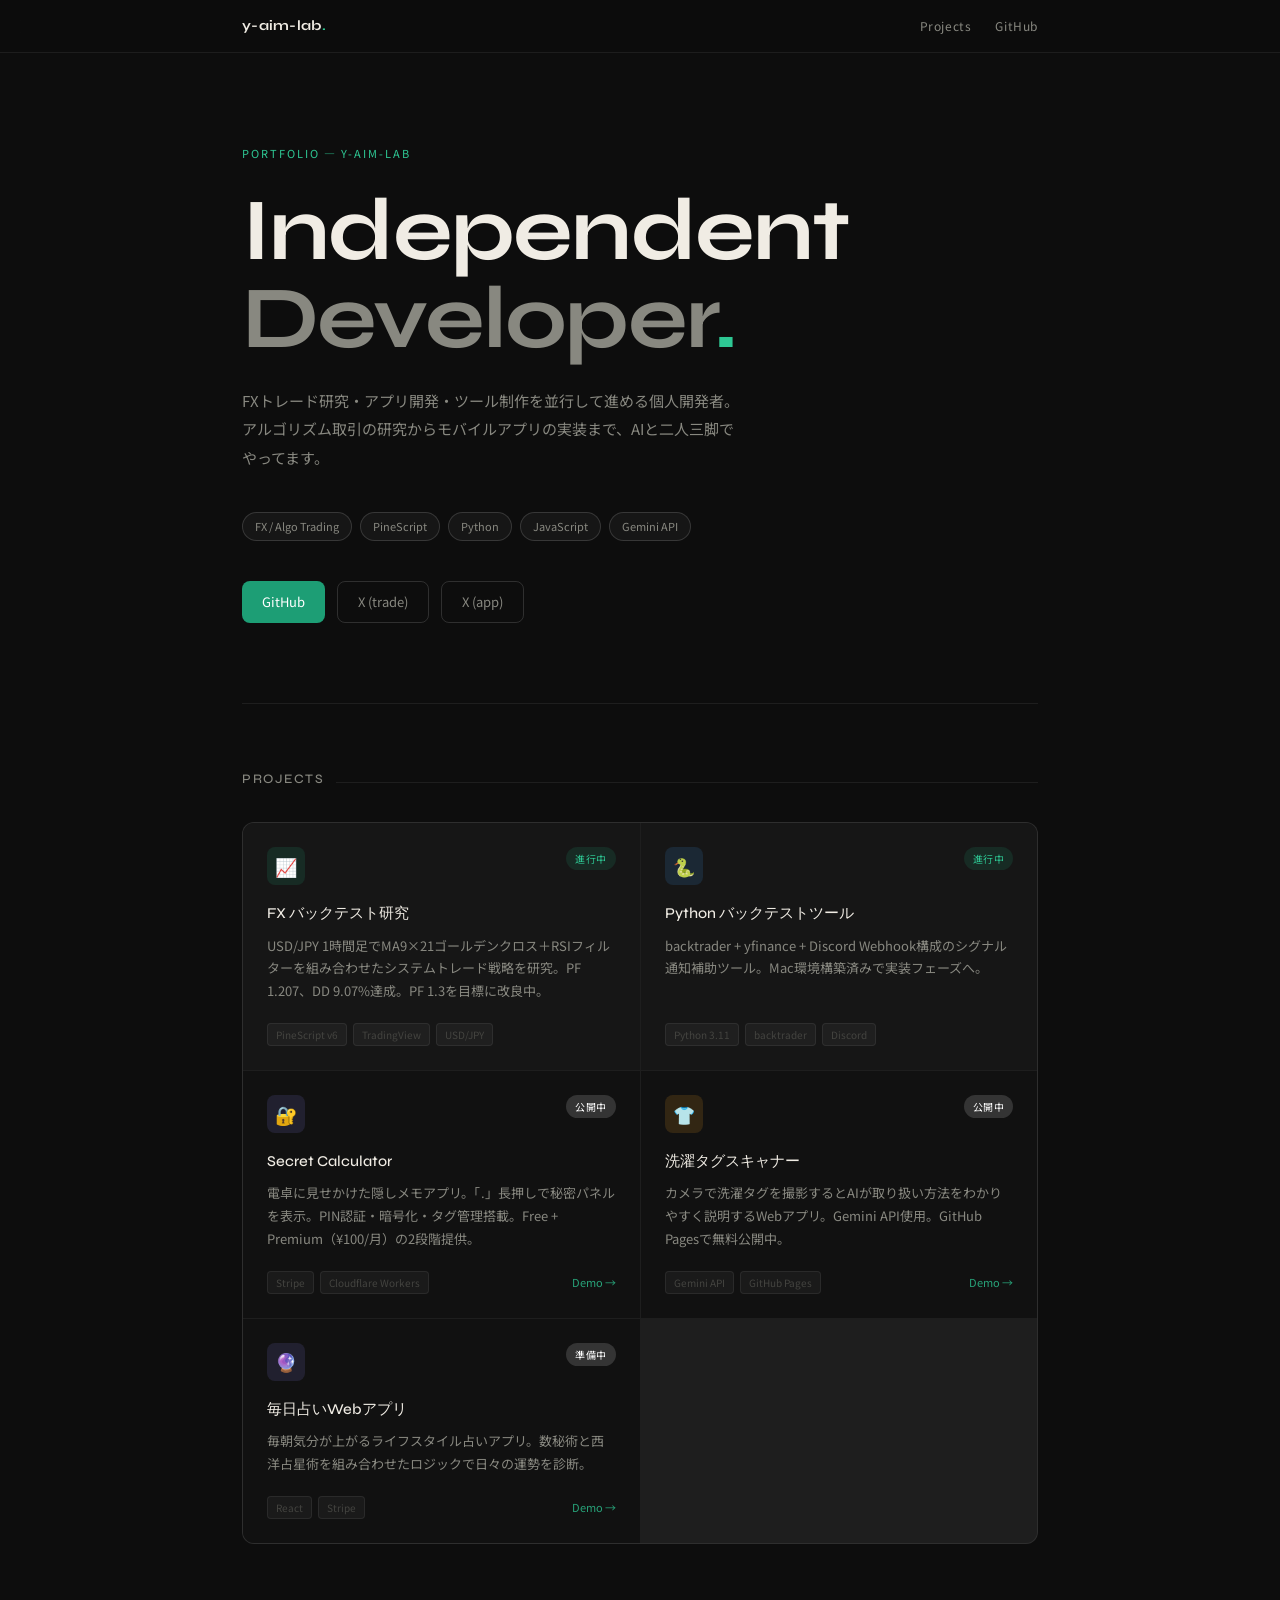
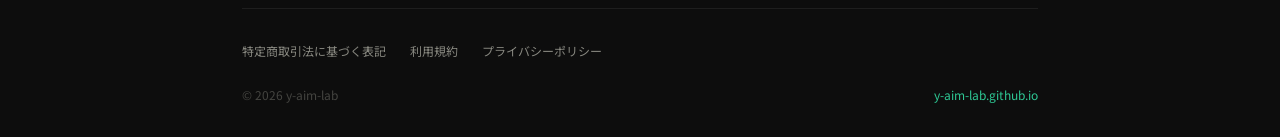
<file: index.html>
<!DOCTYPE html>
<html lang="ja">
<head>
  <meta charset="UTF-8">
  <meta name="viewport" content="width=device-width, initial-scale=1.0">
  <title>y-aim-lab — Portfolio</title>
  <link rel="preconnect" href="https://fonts.googleapis.com">
  <link rel="preconnect" href="https://fonts.gstatic.com" crossorigin>
  <link href="https://fonts.googleapis.com/css2?family=Syne:wght@400;500;700&family=Noto+Sans+JP:wght@400;500&display=swap" rel="stylesheet">
  <link rel="stylesheet" href="style.css">
</head>
<body>

<nav>
  <div class="inner">
    <a href="#" class="nav-logo">y-aim-lab<span>.</span></a>
    <div class="nav-links">
      <a href="#projects">Projects</a>
      <a href="https://github.com/y-aim-lab">GitHub</a>
    </div>
  </div>
</nav>

<div class="container">

  <!-- HERO -->
  <section class="hero">
    <p class="hero-eyebrow">Portfolio — y-aim-lab</p>
    <h1 class="hero-title">
      Independent<br>
      <span class="line2">Developer</span><span class="dot">.</span>
    </h1>
    <p class="hero-desc">FXトレード研究・アプリ開発・ツール制作を並行して進める個人開発者。アルゴリズム取引の研究からモバイルアプリの実装まで、AIと二人三脚でやってます。</p>
    <div class="hero-tags">
      <span class="tag">FX / Algo Trading</span>
      <span class="tag">PineScript</span>
      <span class="tag">Python</span>
      <span class="tag">JavaScript</span>
      <span class="tag">Gemini API</span>
    </div>
    <div class="hero-links">
      <a href="https://github.com/y-aim-lab" class="btn btn-primary">GitHub</a>

      <!-- ▼▼▼ XのURLをここに貼ってください ▼▼▼ -->
      <a href="https://x.com/y_ai_m_trade" class="btn btn-outline">X (trade)</a>
      <a href="https://x.com/y_ai_m_app" class="btn btn-outline">X (app)</a>
      <!-- ▲▲▲ ここまで ▲▲▲ -->
    </div>
  </section>

  <!-- PROJECTS -->
  <section class="section" id="projects">
    <div class="section-header">
      <span class="section-title">Projects</span>
      <div class="section-line"></div>
    </div>

    <div class="projects-grid">

      <div class="project-card featured">
        <div class="card-top">
          <div class="card-icon icon-teal">📈</div>
          <span class="card-status status-active">進行中</span>
        </div>
        <p class="card-title">FX バックテスト研究</p>
        <p class="card-desc">USD/JPY 1時間足でMA9×21ゴールデンクロス＋RSIフィルターを組み合わせたシステムトレード戦略を研究。PF 1.207、DD 9.07%達成。PF 1.3を目標に改良中。</p>
        <div class="card-footer">
          <div class="card-meta">
            <span class="meta-tag">PineScript v6</span>
            <span class="meta-tag">TradingView</span>
            <span class="meta-tag">USD/JPY</span>
          </div>
        </div>
      </div>

      <div class="project-card featured">
        <div class="card-top">
          <div class="card-icon icon-blue">🐍</div>
          <span class="card-status status-active">進行中</span>
        </div>
        <p class="card-title">Python バックテストツール</p>
        <p class="card-desc">backtrader + yfinance + Discord Webhook構成のシグナル通知補助ツール。Mac環境構築済みで実装フェーズへ。</p>
        <div class="card-footer">
          <div class="card-meta">
            <span class="meta-tag">Python 3.11</span>
            <span class="meta-tag">backtrader</span>
            <span class="meta-tag">Discord</span>
          </div>
        </div>
      </div>

      <div class="project-card">
        <div class="card-top">
          <div class="card-icon icon-purple">🔐</div>
          <span class="card-status status-ready">公開中</span>
        </div>
        <p class="card-title">Secret Calculator</p>
        <p class="card-desc">電卓に見せかけた隠しメモアプリ。「.」長押しで秘密パネルを表示。PIN認証・暗号化・タグ管理搭載。Free + Premium（¥100/月）の2段階提供。</p>
        <div class="card-footer">
          <div class="card-meta">
            <span class="meta-tag">Stripe</span>
            <span class="meta-tag">Cloudflare Workers</span>
          </div>
          <a href="https://y-aim-lab.github.io/hidden-memo/" class="card-link">Demo →</a>
        </div>
      </div>

      <div class="project-card">
        <div class="card-top">
          <div class="card-icon icon-amber">👕</div>
          <span class="card-status status-ready">公開中</span>
        </div>
        <p class="card-title">洗濯タグスキャナー</p>
        <p class="card-desc">カメラで洗濯タグを撮影するとAIが取り扱い方法をわかりやすく説明するWebアプリ。Gemini API使用。GitHub Pagesで無料公開中。</p>
        <div class="card-footer">
          <div class="card-meta">
            <span class="meta-tag">Gemini API</span>
            <span class="meta-tag">GitHub Pages</span>
          </div>
          <a href="https://y-aim-lab.github.io/laundry-scanner/" class="card-link">Demo →</a>
        </div>
      </div>

      <div class="project-card">
        <div class="card-top">
          <div class="card-icon icon-purple">🔮</div>
          <span class="card-status status-ready">準備中</span>
        </div>
        <p class="card-title">毎日占いWebアプリ</p>
        <p class="card-desc">毎朝気分が上がるライフスタイル占いアプリ。数秘術と西洋占星術を組み合わせたロジックで日々の運勢を診断。</p>
        <div class="card-footer">
          <div class="card-meta">
            <span class="meta-tag">React</span>
            <span class="meta-tag">Stripe</span>
          </div>
          <a href="https://y-aim-lab.github.io/fortune-telling/" class="card-link">Demo →</a>
        </div>
      </div>

    </div>

    <!-- STATS
    <div class="stats-row">
      <div class="stat-card">
        <p class="stat-num">1.207</p>
        <p class="stat-label">Profit Factor</p>
      </div>
      <div class="stat-card">
        <p class="stat-num">9.07%</p>
        <p class="stat-label">Max Drawdown</p>
      </div>
      <div class="stat-card">
        <p class="stat-num">4</p>
        <p class="stat-label">Active Projects</p>
      </div>
    </div>
     -->

  </section>

  <!-- FOOTER -->
  <footer style="flex-direction: column; align-items: flex-start; gap: 1.5rem;">
    <div style="display: flex; gap: 1.5rem; flex-wrap: wrap; width: 100%;">
      <a href="tokushoho.html" style="color: var(--text-secondary);">特定商取引法に基づく表記</a>
      <a href="terms.html" style="color: var(--text-secondary);">利用規約</a>
      <a href="privacy.html" style="color: var(--text-secondary);">プライバシーポリシー</a>
    </div>
    <div style="display: flex; justify-content: space-between; width: 100%;">
      <p>© 2026 y-aim-lab</p>
      <a href="https://y-aim-lab.github.io">y-aim-lab.github.io</a>
    </div>
  </footer>

</div>
</body>
</html>
</file>
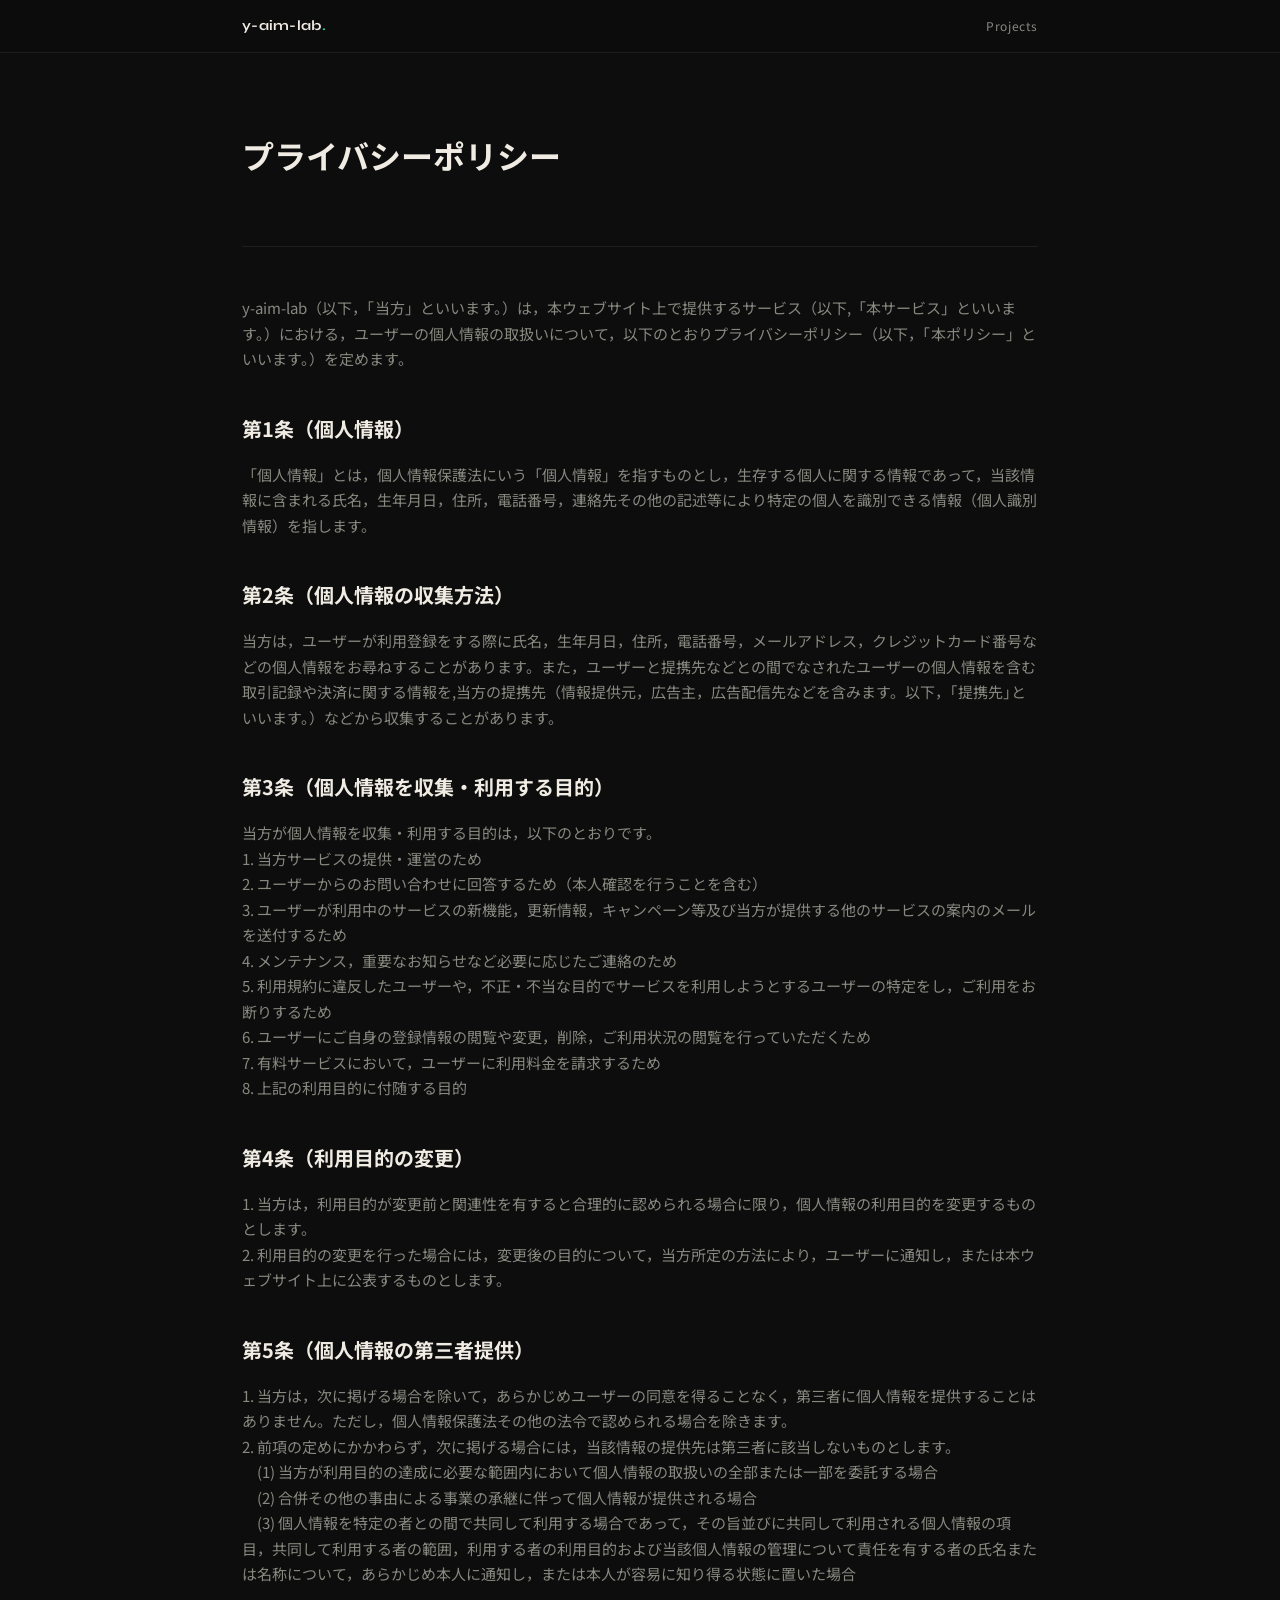
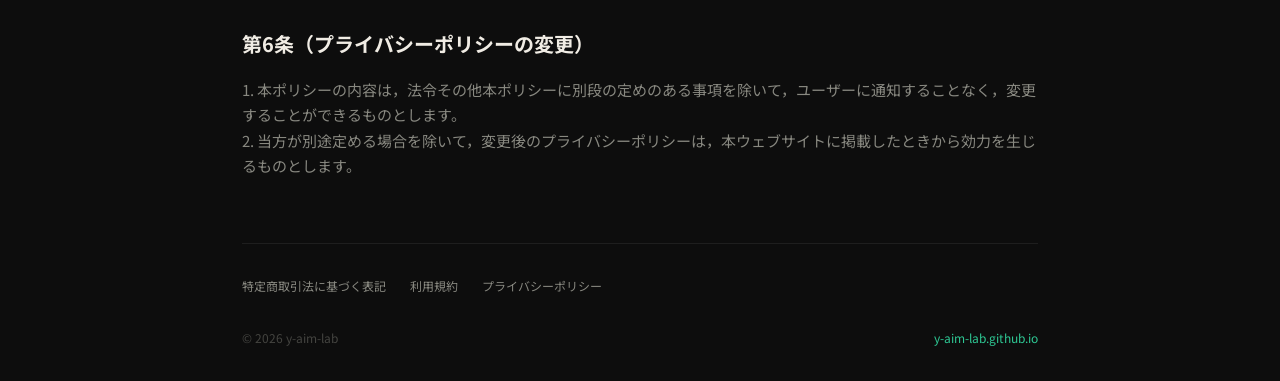
<file: privacy.html>
<!DOCTYPE html>
<html lang="ja">
<head>
  <meta charset="UTF-8">
  <meta name="viewport" content="width=device-width, initial-scale=1.0">
  <title>プライバシーポリシー | y-aim-lab</title>
  <link rel="preconnect" href="https://fonts.googleapis.com">
  <link rel="preconnect" href="https://fonts.gstatic.com" crossorigin>
  <link href="https://fonts.googleapis.com/css2?family=Syne:wght@400;500;700&family=Noto+Sans+JP:wght@400;500&display=swap" rel="stylesheet">
  <link rel="stylesheet" href="style.css">
</head>
<body>

<nav>
  <div class="inner">
    <a href="index.html" class="nav-logo">y-aim-lab<span>.</span></a>
    <div class="nav-links">
      <a href="index.html#projects">Projects</a>
    </div>
  </div>
</nav>

<div class="container">
  <div class="legal-header">
    <h1 class="legal-title">プライバシーポリシー</h1>
  </div>

  <div class="legal-content">
    <p>y-aim-lab（以下，「当方」といいます。）は，本ウェブサイト上で提供するサービス（以下,「本サービス」といいます。）における，ユーザーの個人情報の取扱いについて，以下のとおりプライバシーポリシー（以下，「本ポリシー」といいます。）を定めます。</p>

    <h2>第1条（個人情報）</h2>
    <p>「個人情報」とは，個人情報保護法にいう「個人情報」を指すものとし，生存する個人に関する情報であって，当該情報に含まれる氏名，生年月日，住所，電話番号，連絡先その他の記述等により特定の個人を識別できる情報（個人識別情報）を指します。</p>

    <h2>第2条（個人情報の収集方法）</h2>
    <p>当方は，ユーザーが利用登録をする際に氏名，生年月日，住所，電話番号，メールアドレス，クレジットカード番号などの個人情報をお尋ねすることがあります。また，ユーザーと提携先などとの間でなされたユーザーの個人情報を含む取引記録や決済に関する情報を,当方の提携先（情報提供元，広告主，広告配信先などを含みます。以下，｢提携先｣といいます。）などから収集することがあります。</p>

    <h2>第3条（個人情報を収集・利用する目的）</h2>
    <p>当方が個人情報を収集・利用する目的は，以下のとおりです。<br>
    1. 当方サービスの提供・運営のため<br>
    2. ユーザーからのお問い合わせに回答するため（本人確認を行うことを含む）<br>
    3. ユーザーが利用中のサービスの新機能，更新情報，キャンペーン等及び当方が提供する他のサービスの案内のメールを送付するため<br>
    4. メンテナンス，重要なお知らせなど必要に応じたご連絡のため<br>
    5. 利用規約に違反したユーザーや，不正・不当な目的でサービスを利用しようとするユーザーの特定をし，ご利用をお断りするため<br>
    6. ユーザーにご自身の登録情報の閲覧や変更，削除，ご利用状況の閲覧を行っていただくため<br>
    7. 有料サービスにおいて，ユーザーに利用料金を請求するため<br>
    8. 上記の利用目的に付随する目的</p>

    <h2>第4条（利用目的の変更）</h2>
    <p>1. 当方は，利用目的が変更前と関連性を有すると合理的に認められる場合に限り，個人情報の利用目的を変更するものとします。<br>
    2. 利用目的の変更を行った場合には，変更後の目的について，当方所定の方法により，ユーザーに通知し，または本ウェブサイト上に公表するものとします。</p>

    <h2>第5条（個人情報の第三者提供）</h2>
    <p>1. 当方は，次に掲げる場合を除いて，あらかじめユーザーの同意を得ることなく，第三者に個人情報を提供することはありません。ただし，個人情報保護法その他の法令で認められる場合を除きます。<br>
    2. 前項の定めにかかわらず，次に掲げる場合には，当該情報の提供先は第三者に該当しないものとします。<br>
    　(1) 当方が利用目的の達成に必要な範囲内において個人情報の取扱いの全部または一部を委託する場合<br>
    　(2) 合併その他の事由による事業の承継に伴って個人情報が提供される場合<br>
    　(3) 個人情報を特定の者との間で共同して利用する場合であって，その旨並びに共同して利用される個人情報の項目，共同して利用する者の範囲，利用する者の利用目的および当該個人情報の管理について責任を有する者の氏名または名称について，あらかじめ本人に通知し，または本人が容易に知り得る状態に置いた場合</p>

    <h2>第6条（プライバシーポリシーの変更）</h2>
    <p>1. 本ポリシーの内容は，法令その他本ポリシーに別段の定めのある事項を除いて，ユーザーに通知することなく，変更することができるものとします。<br>
    2. 当方が別途定める場合を除いて，変更後のプライバシーポリシーは，本ウェブサイトに掲載したときから効力を生じるものとします。</p>
  </div>

  <footer style="margin-top: 4rem;">
    <div style="display: flex; gap: 1.5rem; flex-wrap: wrap; width: 100%; margin-bottom: 1.5rem;">
      <a href="tokushoho.html" style="color: var(--text-secondary);">特定商取引法に基づく表記</a>
      <a href="terms.html" style="color: var(--text-secondary);">利用規約</a>
      <a href="privacy.html" style="color: var(--text-secondary);">プライバシーポリシー</a>
    </div>
    <div style="display: flex; justify-content: space-between; width: 100%;">
      <p>© 2026 y-aim-lab</p>
      <a href="https://y-aim-lab.github.io">y-aim-lab.github.io</a>
    </div>
  </footer>
</div>

</body>
</html>
</file>
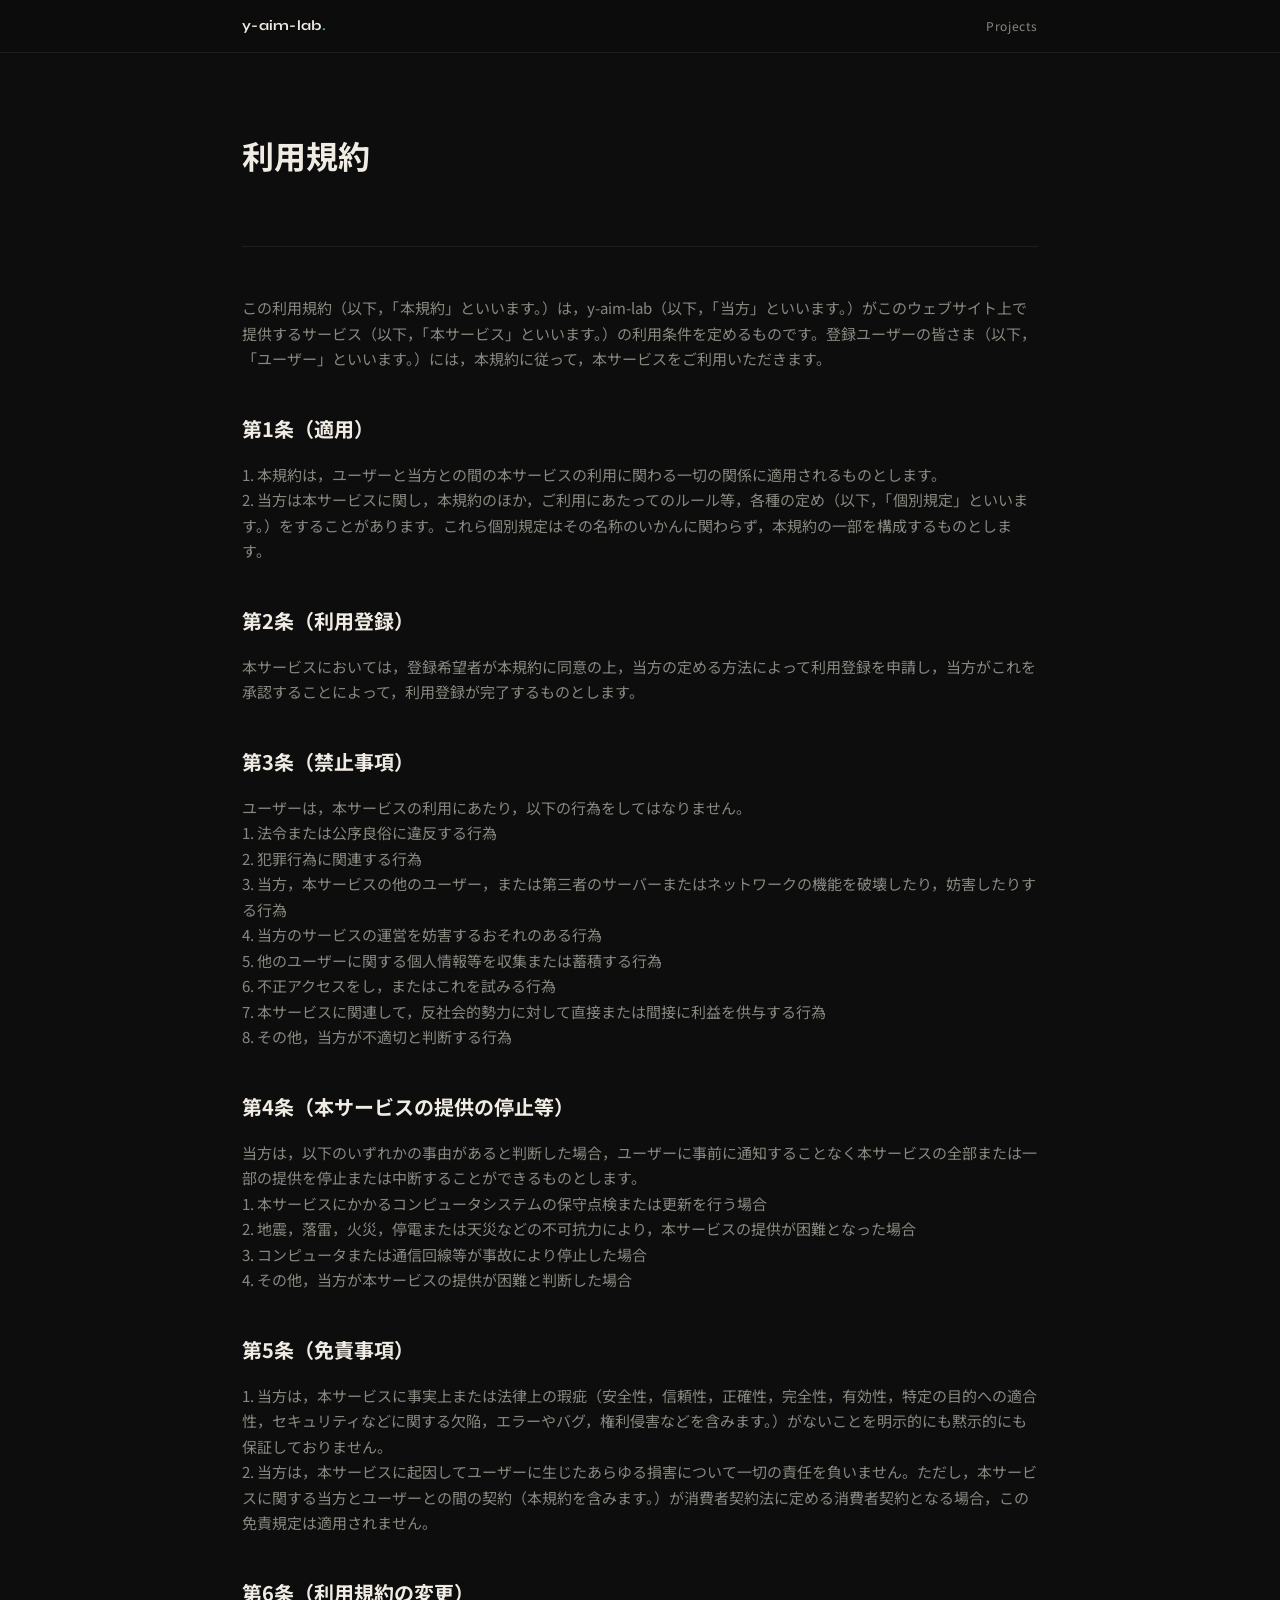
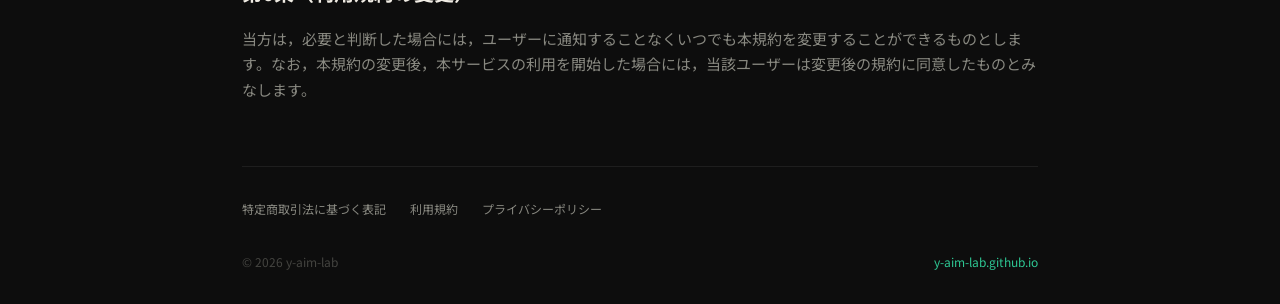
<file: terms.html>
<!DOCTYPE html>
<html lang="ja">
<head>
  <meta charset="UTF-8">
  <meta name="viewport" content="width=device-width, initial-scale=1.0">
  <title>利用規約 | y-aim-lab</title>
  <link rel="preconnect" href="https://fonts.googleapis.com">
  <link rel="preconnect" href="https://fonts.gstatic.com" crossorigin>
  <link href="https://fonts.googleapis.com/css2?family=Syne:wght@400;500;700&family=Noto+Sans+JP:wght@400;500&display=swap" rel="stylesheet">
  <link rel="stylesheet" href="style.css">
</head>
<body>

<nav>
  <div class="inner">
    <a href="index.html" class="nav-logo">y-aim-lab<span>.</span></a>
    <div class="nav-links">
      <a href="index.html#projects">Projects</a>
    </div>
  </div>
</nav>

<div class="container">
  <div class="legal-header">
    <h1 class="legal-title">利用規約</h1>
  </div>

  <div class="legal-content">
    <p>この利用規約（以下，「本規約」といいます。）は，y-aim-lab（以下，「当方」といいます。）がこのウェブサイト上で提供するサービス（以下，「本サービス」といいます。）の利用条件を定めるものです。登録ユーザーの皆さま（以下，「ユーザー」といいます。）には，本規約に従って，本サービスをご利用いただきます。</p>

    <h2>第1条（適用）</h2>
    <p>1. 本規約は，ユーザーと当方との間の本サービスの利用に関わる一切の関係に適用されるものとします。<br>
    2. 当方は本サービスに関し，本規約のほか，ご利用にあたってのルール等，各種の定め（以下，「個別規定」といいます。）をすることがあります。これら個別規定はその名称のいかんに関わらず，本規約の一部を構成するものとします。</p>

    <h2>第2条（利用登録）</h2>
    <p>本サービスにおいては，登録希望者が本規約に同意の上，当方の定める方法によって利用登録を申請し，当方がこれを承認することによって，利用登録が完了するものとします。</p>

    <h2>第3条（禁止事項）</h2>
    <p>ユーザーは，本サービスの利用にあたり，以下の行為をしてはなりません。<br>
    1. 法令または公序良俗に違反する行為<br>
    2. 犯罪行為に関連する行為<br>
    3. 当方，本サービスの他のユーザー，または第三者のサーバーまたはネットワークの機能を破壊したり，妨害したりする行為<br>
    4. 当方のサービスの運営を妨害するおそれのある行為<br>
    5. 他のユーザーに関する個人情報等を収集または蓄積する行為<br>
    6. 不正アクセスをし，またはこれを試みる行為<br>
    7. 本サービスに関連して，反社会的勢力に対して直接または間接に利益を供与する行為<br>
    8. その他，当方が不適切と判断する行為</p>

    <h2>第4条（本サービスの提供の停止等）</h2>
    <p>当方は，以下のいずれかの事由があると判断した場合，ユーザーに事前に通知することなく本サービスの全部または一部の提供を停止または中断することができるものとします。<br>
    1. 本サービスにかかるコンピュータシステムの保守点検または更新を行う場合<br>
    2. 地震，落雷，火災，停電または天災などの不可抗力により，本サービスの提供が困難となった場合<br>
    3. コンピュータまたは通信回線等が事故により停止した場合<br>
    4. その他，当方が本サービスの提供が困難と判断した場合</p>

    <h2>第5条（免責事項）</h2>
    <p>1. 当方は，本サービスに事実上または法律上の瑕疵（安全性，信頼性，正確性，完全性，有効性，特定の目的への適合性，セキュリティなどに関する欠陥，エラーやバグ，権利侵害などを含みます。）がないことを明示的にも黙示的にも保証しておりません。<br>
    2. 当方は，本サービスに起因してユーザーに生じたあらゆる損害について一切の責任を負いません。ただし，本サービスに関する当方とユーザーとの間の契約（本規約を含みます。）が消費者契約法に定める消費者契約となる場合，この免責規定は適用されません。</p>

    <h2>第6条（利用規約の変更）</h2>
    <p>当方は，必要と判断した場合には，ユーザーに通知することなくいつでも本規約を変更することができるものとします。なお，本規約の変更後，本サービスの利用を開始した場合には，当該ユーザーは変更後の規約に同意したものとみなします。</p>
  </div>

  <footer style="margin-top: 4rem;">
    <div style="display: flex; gap: 1.5rem; flex-wrap: wrap; width: 100%; margin-bottom: 1.5rem;">
      <a href="tokushoho.html" style="color: var(--text-secondary);">特定商取引法に基づく表記</a>
      <a href="terms.html" style="color: var(--text-secondary);">利用規約</a>
      <a href="privacy.html" style="color: var(--text-secondary);">プライバシーポリシー</a>
    </div>
    <div style="display: flex; justify-content: space-between; width: 100%;">
      <p>© 2026 y-aim-lab</p>
      <a href="https://y-aim-lab.github.io">y-aim-lab.github.io</a>
    </div>
  </footer>
</div>

</body>
</html>
</file>
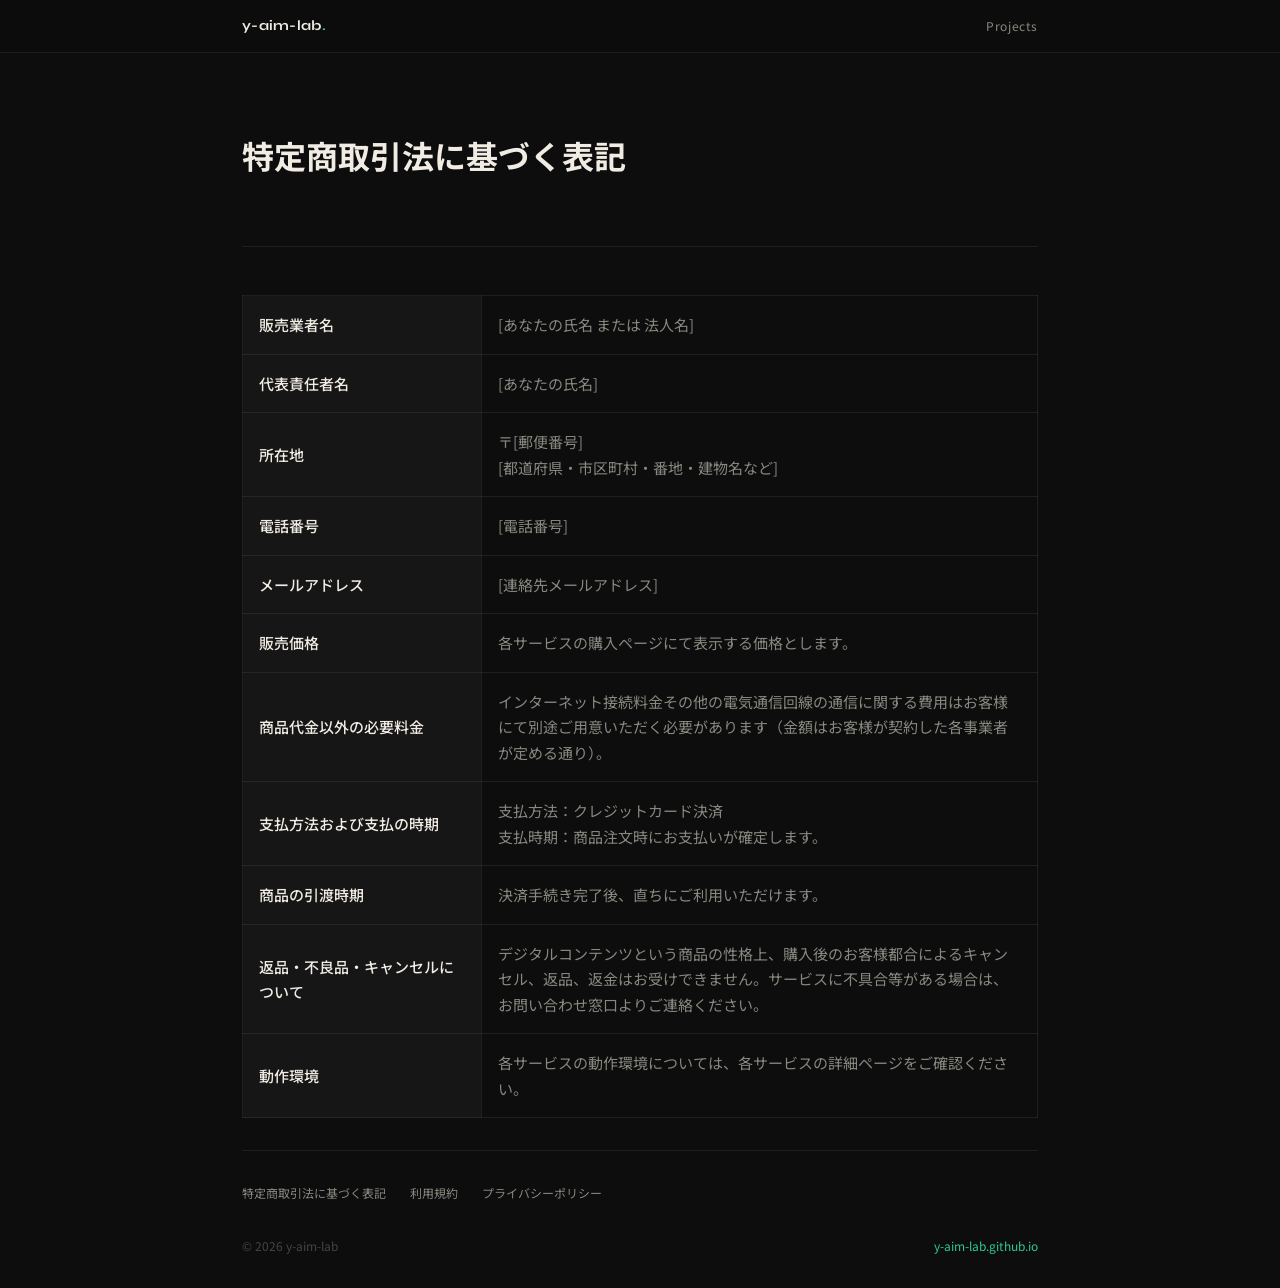
<file: tokushoho.html>
<!DOCTYPE html>
<html lang="ja">
<head>
  <meta charset="UTF-8">
  <meta name="viewport" content="width=device-width, initial-scale=1.0">
  <title>特定商取引法に基づく表記 | y-aim-lab</title>
  <link rel="preconnect" href="https://fonts.googleapis.com">
  <link rel="preconnect" href="https://fonts.gstatic.com" crossorigin>
  <link href="https://fonts.googleapis.com/css2?family=Syne:wght@400;500;700&family=Noto+Sans+JP:wght@400;500&display=swap" rel="stylesheet">
  <link rel="stylesheet" href="style.css">
</head>
<body>

<nav>
  <div class="inner">
    <a href="index.html" class="nav-logo">y-aim-lab<span>.</span></a>
    <div class="nav-links">
      <a href="index.html#projects">Projects</a>
    </div>
  </div>
</nav>

<div class="container">
  <div class="legal-header">
    <h1 class="legal-title">特定商取引法に基づく表記</h1>
  </div>

  <div class="legal-content">
    <table class="legal-table">
      <tbody>
        <tr>
          <th>販売業者名</th>
          <td>[あなたの氏名 または 法人名]</td>
        </tr>
        <tr>
          <th>代表責任者名</th>
          <td>[あなたの氏名]</td>
        </tr>
        <tr>
          <th>所在地</th>
          <td>〒[郵便番号]<br>[都道府県・市区町村・番地・建物名など]</td>
        </tr>
        <tr>
          <th>電話番号</th>
          <td>[電話番号]</td>
        </tr>
        <tr>
          <th>メールアドレス</th>
          <td>[連絡先メールアドレス]</td>
        </tr>
        <tr>
          <th>販売価格</th>
          <td>各サービスの購入ページにて表示する価格とします。</td>
        </tr>
        <tr>
          <th>商品代金以外の必要料金</th>
          <td>インターネット接続料金その他の電気通信回線の通信に関する費用はお客様にて別途ご用意いただく必要があります（金額はお客様が契約した各事業者が定める通り）。</td>
        </tr>
        <tr>
          <th>支払方法および支払の時期</th>
          <td>支払方法：クレジットカード決済<br>支払時期：商品注文時にお支払いが確定します。</td>
        </tr>
        <tr>
          <th>商品の引渡時期</th>
          <td>決済手続き完了後、直ちにご利用いただけます。</td>
        </tr>
        <tr>
          <th>返品・不良品・キャンセルについて</th>
          <td>デジタルコンテンツという商品の性格上、購入後のお客様都合によるキャンセル、返品、返金はお受けできません。サービスに不具合等がある場合は、お問い合わせ窓口よりご連絡ください。</td>
        </tr>
        <tr>
          <th>動作環境</th>
          <td>各サービスの動作環境については、各サービスの詳細ページをご確認ください。</td>
        </tr>
      </tbody>
    </table>
  </div>

  <footer>
    <div style="display: flex; gap: 1.5rem; flex-wrap: wrap; width: 100%; margin-bottom: 1.5rem;">
      <a href="tokushoho.html" style="color: var(--text-secondary);">特定商取引法に基づく表記</a>
      <a href="terms.html" style="color: var(--text-secondary);">利用規約</a>
      <a href="privacy.html" style="color: var(--text-secondary);">プライバシーポリシー</a>
    </div>
    <div style="display: flex; justify-content: space-between; width: 100%;">
      <p>© 2026 y-aim-lab</p>
      <a href="https://y-aim-lab.github.io">y-aim-lab.github.io</a>
    </div>
  </footer>
</div>

</body>
</html>
</file>
<file: style.css>
*, *::before, *::after { box-sizing: border-box; margin: 0; padding: 0; }

:root {
  --bg: #0d0d0d;
  --bg-secondary: #161616;
  --bg-card: #111111;
  --text: #f0ece4;
  --text-secondary: #888880;
  --text-tertiary: #444440;
  --border: rgba(255,255,255,0.07);
  --border-hover: rgba(255,255,255,0.14);
  --accent: #1D9E75;
  --accent-dim: rgba(29,158,117,0.12);
  --accent-text: #2ec894;
  --font-display: 'Syne', sans-serif;
  --font-body: 'Noto Sans JP', sans-serif;
  --radius: 12px;
  --radius-sm: 8px;
}

html { scroll-behavior: smooth; }

body {
  background: var(--bg);
  color: var(--text);
  font-family: var(--font-body);
  font-size: 15px;
  line-height: 1.7;
  -webkit-font-smoothing: antialiased;
}

.container {
  max-width: 860px;
  margin: 0 auto;
  padding: 0 2rem;
}

/* ── NAV ── */
nav {
  position: fixed;
  top: 0; left: 0; right: 0;
  z-index: 100;
  border-bottom: 0.5px solid var(--border);
  background: rgba(13,13,13,0.85);
  backdrop-filter: blur(12px);
  -webkit-backdrop-filter: blur(12px);
}
nav .inner {
  max-width: 860px;
  margin: 0 auto;
  padding: 0 2rem;
  height: 52px;
  display: flex;
  align-items: center;
  justify-content: space-between;
}
.nav-logo {
  font-family: var(--font-display);
  font-size: 14px;
  font-weight: 700;
  color: var(--text);
  text-decoration: none;
  letter-spacing: 0.02em;
}
.nav-logo span { color: var(--accent-text); }
.nav-links { display: flex; gap: 1.5rem; }
.nav-links a {
  font-size: 12px;
  color: var(--text-secondary);
  text-decoration: none;
  letter-spacing: 0.05em;
  transition: color 0.2s;
}
.nav-links a:hover { color: var(--text); }

/* ── HERO ── */
.hero {
  padding: 9rem 0 5rem;
  border-bottom: 0.5px solid var(--border);
}
.hero-eyebrow {
  font-size: 11px;
  letter-spacing: 0.18em;
  color: var(--accent-text);
  text-transform: uppercase;
  margin-bottom: 1.5rem;
  opacity: 0;
  animation: fadeUp 0.6s ease 0.1s forwards;
}
.hero-title {
  font-family: var(--font-display);
  font-size: clamp(3rem, 8vw, 5.5rem);
  font-weight: 700;
  line-height: 1.0;
  letter-spacing: -0.02em;
  color: var(--text);
  margin-bottom: 1.5rem;
  opacity: 0;
  animation: fadeUp 0.6s ease 0.2s forwards;
}
.hero-title .line2 { color: var(--text-secondary); }
.hero-title .dot { color: var(--accent-text); }
.hero-desc {
  font-size: 15px;
  color: var(--text-secondary);
  line-height: 1.9;
  max-width: 500px;
  margin-bottom: 2.5rem;
  opacity: 0;
  animation: fadeUp 0.6s ease 0.3s forwards;
}
.hero-tags {
  display: flex;
  gap: 8px;
  flex-wrap: wrap;
  margin-bottom: 2.5rem;
  opacity: 0;
  animation: fadeUp 0.6s ease 0.4s forwards;
}
.tag {
  font-size: 11px;
  padding: 4px 12px;
  border-radius: 20px;
  border: 0.5px solid var(--border-hover);
  color: var(--text-secondary);
  background: var(--bg-secondary);
}
.hero-links {
  display: flex;
  gap: 12px;
  flex-wrap: wrap;
  opacity: 0;
  animation: fadeUp 0.6s ease 0.5s forwards;
}
.btn {
  font-family: var(--font-body);
  font-size: 13px;
  padding: 9px 20px;
  border-radius: var(--radius-sm);
  text-decoration: none;
  transition: all 0.2s;
  display: inline-flex;
  align-items: center;
  gap: 6px;
  cursor: pointer;
}
.btn-primary {
  background: var(--accent);
  color: #fff;
  border: none;
}
.btn-primary:hover { background: #22b885; transform: translateY(-1px); }
.btn-outline {
  background: transparent;
  color: var(--text-secondary);
  border: 0.5px solid var(--border-hover);
}
.btn-outline:hover { color: var(--text); border-color: rgba(255,255,255,0.25); }

/* ── SECTION ── */
.section { padding: 4rem 0; }
.section-header {
  display: flex;
  align-items: baseline;
  gap: 12px;
  margin-bottom: 2rem;
}
.section-title {
  font-family: var(--font-display);
  font-size: 13px;
  font-weight: 500;
  letter-spacing: 0.12em;
  text-transform: uppercase;
  color: var(--text-secondary);
}
.section-line {
  flex: 1;
  height: 0.5px;
  background: var(--border);
}

/* ── PROJECTS ── */
.projects-grid {
  display: grid;
  grid-template-columns: repeat(auto-fit, minmax(280px, 1fr));
  gap: 1px;
  border: 0.5px solid var(--border);
  border-radius: var(--radius);
  overflow: hidden;
  background: var(--border);
}
.project-card {
  background: var(--bg-card);
  padding: 1.5rem;
  transition: background 0.2s;
  display: flex;
  flex-direction: column;
}
.project-card:hover { background: var(--bg-secondary); }
.project-card.featured { background: var(--bg-secondary); }
.card-top {
  display: flex;
  justify-content: space-between;
  align-items: flex-start;
  margin-bottom: 1rem;
}
.card-icon {
  width: 38px; height: 38px;
  border-radius: var(--radius-sm);
  display: flex;
  align-items: center;
  justify-content: center;
  font-size: 18px;
  flex-shrink: 0;
}
.icon-teal { background: rgba(29,158,117,0.15); }
.icon-blue { background: rgba(55,138,221,0.15); }
.icon-amber { background: rgba(239,159,39,0.15); }
.icon-purple { background: rgba(127,119,221,0.15); }
.card-status {
  font-size: 10px;
  padding: 3px 9px;
  border-radius: 20px;
  letter-spacing: 0.04em;
}
.status-active { background: rgba(29,158,117,0.15); color: var(--accent-text); }
.status-build { background: rgba(239,159,39,0.15); color: #f0a940; }
.status-ready { background: rgba(255, 255, 255, 0.15); color: #ffffff; }
.card-title {
  font-family: var(--font-display);
  font-size: 15px;
  font-weight: 500;
  color: var(--text);
  margin-bottom: 8px;
}
.card-desc {
  font-size: 13px;
  color: var(--text-secondary);
  line-height: 1.75;
  margin-bottom: 1.25rem;
  flex: 1;
}
.card-footer {
  display: flex;
  justify-content: space-between;
  align-items: center;
  flex-wrap: wrap;
  gap: 8px;
}
.card-meta { display: flex; gap: 6px; flex-wrap: wrap; }
.meta-tag {
  font-size: 10px;
  padding: 2px 8px;
  border-radius: 4px;
  background: rgba(255,255,255,0.04);
  color: var(--text-tertiary);
  border: 0.5px solid var(--border);
}
.card-link {
  font-size: 11px;
  color: var(--accent-text);
  text-decoration: none;
  opacity: 0.8;
  transition: opacity 0.2s;
}
.card-link:hover { opacity: 1; }

/* ── STATS ── */
.stats-row {
  display: grid;
  grid-template-columns: repeat(3, 1fr);
  gap: 1px;
  border: 0.5px solid var(--border);
  border-radius: var(--radius);
  overflow: hidden;
  background: var(--border);
  margin-top: 1px;
}
.stat-card {
  background: var(--bg-card);
  padding: 1.5rem;
  text-align: center;
}
.stat-num {
  font-family: var(--font-display);
  font-size: 26px;
  font-weight: 700;
  color: var(--accent-text);
}
.stat-label {
  font-size: 11px;
  color: var(--text-tertiary);
  margin-top: 4px;
  letter-spacing: 0.04em;
}

/* ── FOOTER ── */
footer {
  padding: 2rem 0;
  border-top: 0.5px solid var(--border);
  display: flex;
  justify-content: space-between;
  align-items: center;
  flex-wrap: wrap;
  gap: 8px;
}
footer p { font-size: 12px; color: var(--text-tertiary); }
footer a { font-size: 12px; color: var(--accent-text); text-decoration: none; }

/* ── ANIMATIONS ── */
@keyframes fadeUp {
  from { opacity: 0; transform: translateY(16px); }
  to   { opacity: 1; transform: translateY(0); }
}

/* ── MOBILE ── */
@media (max-width: 600px) {
  .hero { padding: 7rem 0 3rem; }
  .stats-row { grid-template-columns: 1fr; }
  .nav-links { display: none; }
}

/* ── LEGAL PAGES EXTRA ── */
.legal-header {
  padding: 8rem 0 3rem;
  border-bottom: 0.5px solid var(--border);
  margin-bottom: 3rem;
}
.legal-title {
  font-family: var(--font-body);
  font-size: 2rem;
  font-weight: 700;
  color: var(--text);
  margin-bottom: 1rem;
}
.legal-content h2 {
  font-size: 1.25rem;
  color: var(--text);
  margin-top: 2.5rem;
  margin-bottom: 1rem;
}
.legal-content p {
  color: var(--text-secondary);
  margin-bottom: 1rem;
}
.legal-table {
  width: 100%;
  border-collapse: collapse;
  margin-bottom: 2rem;
}
.legal-table th, .legal-table td {
  border: 0.5px solid var(--border);
  padding: 1rem;
  text-align: left;
}
.legal-table th {
  background: var(--bg-secondary);
  color: var(--text);
  width: 30%;
  font-weight: 500;
}
.legal-table td {
  color: var(--text-secondary);
}
</file>
